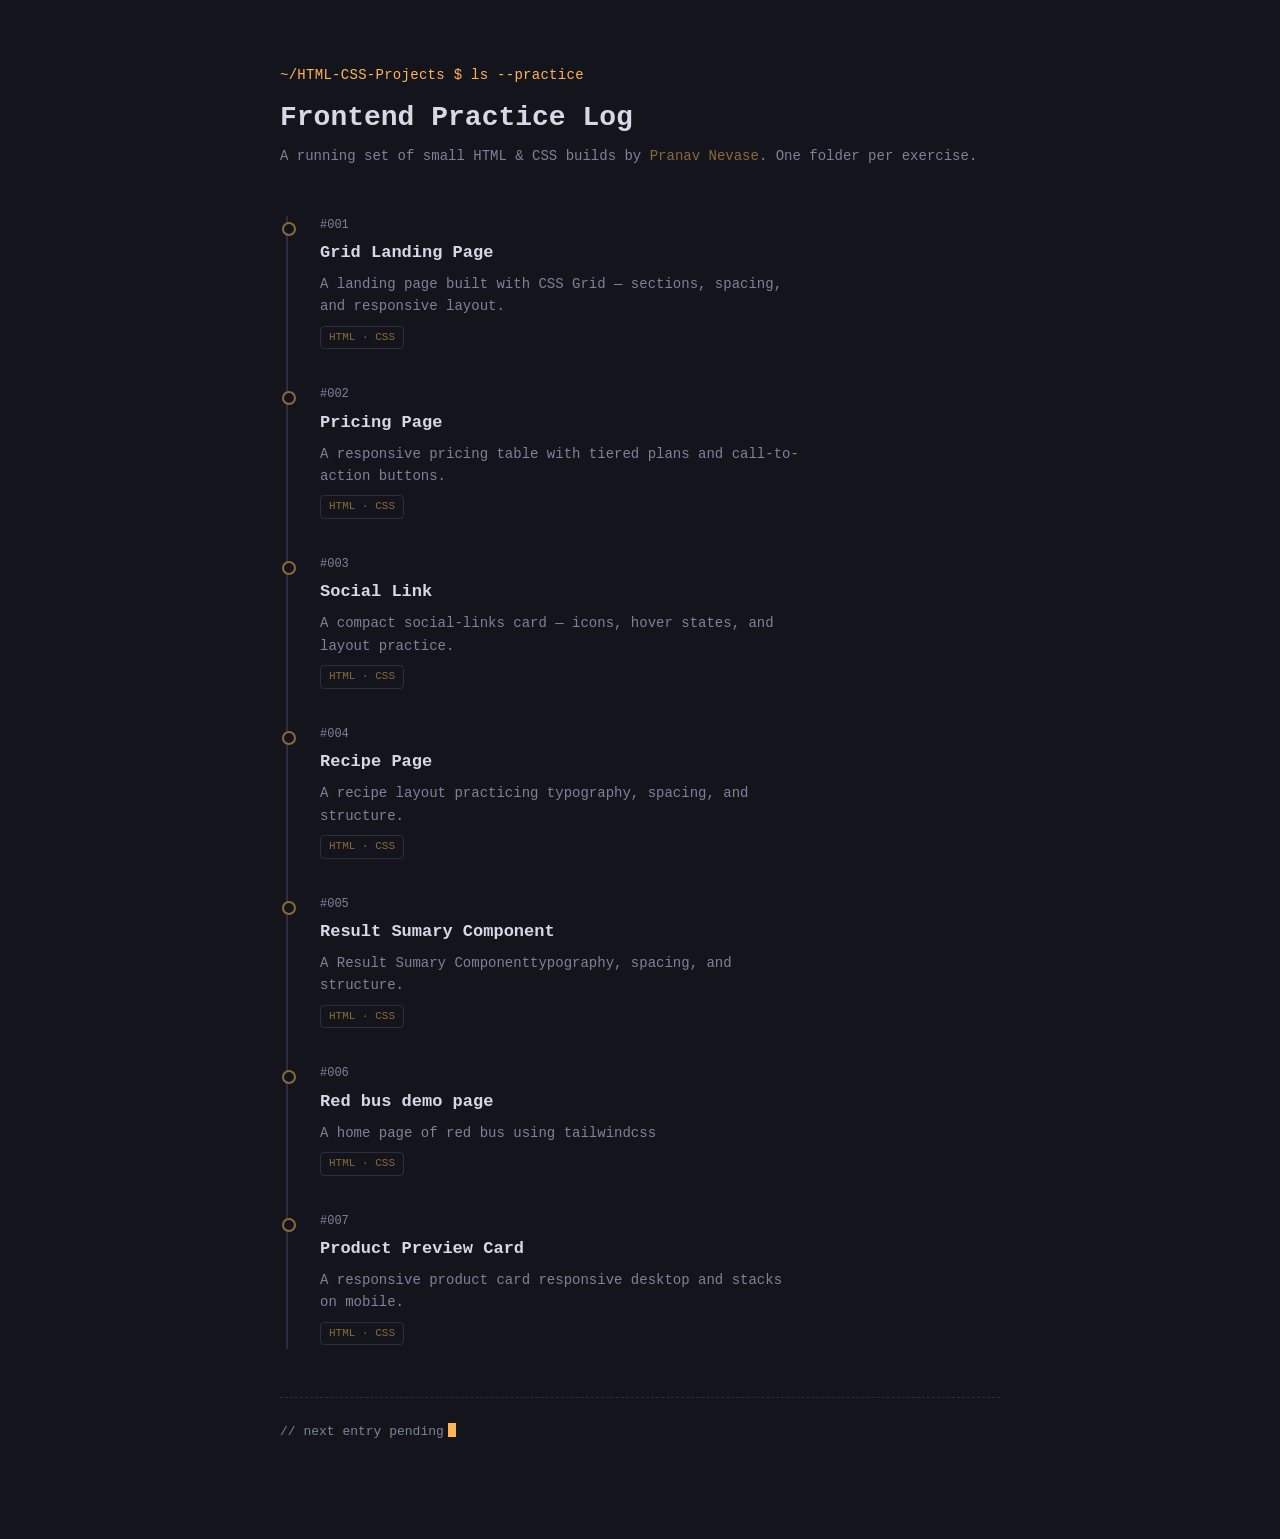
<file: index.html>
<!DOCTYPE html>
<html lang="en">

<head>
  <meta charset="UTF-8">
  <meta name="viewport" content="width=device-width, initial-scale=1.0">
  <title>Pranav Nevase — Frontend Practice Log</title>
  <style>
    :root {
      --bg: #14151c;
      --bg-raised: #1b1d27;
      --line: #2b2e3d;
      --text: #d6d9e5;
      --text-dim: #7d8299;
      --accent: #ffb454;
      --accent-dim: #8a6a3a;
      --mono: "JetBrains Mono", "SF Mono", Consolas, monospace;
    }

    * {
      box-sizing: border-box;
    }

    body {
      margin: 0;
      background: var(--bg);
      color: var(--text);
      font-family: var(--mono);
      line-height: 1.6;
      padding: 0 24px;
    }

    .wrap {
      max-width: 720px;
      margin: 0 auto;
      padding: 64px 0 96px;
    }

    .prompt {
      color: var(--accent);
      font-size: 14px;
      letter-spacing: 0.02em;
    }

    h1 {
      font-size: 28px;
      font-weight: 600;
      margin: 10px 0 4px;
      color: var(--text);
    }

    .sub {
      color: var(--text-dim);
      font-size: 14px;
      margin-bottom: 48px;
    }

    .sub a {
      color: var(--accent-dim);
      text-decoration: none;
    }

    .sub a:hover {
      color: var(--accent);
      text-decoration: underline;
    }

    .log {
      border-left: 2px solid var(--line);
      margin-left: 6px;
    }

    .entry {
      position: relative;
      padding: 0 0 36px 32px;
    }

    .entry:last-child {
      padding-bottom: 4px;
    }

    .entry::before {
      content: "";
      position: absolute;
      left: -6px;
      top: 6px;
      width: 10px;
      height: 10px;
      border-radius: 50%;
      background: var(--bg);
      border: 2px solid var(--accent-dim);
    }

    .entry:hover::before {
      border-color: var(--accent);
    }

    .hash {
      color: var(--text-dim);
      font-size: 12px;
    }

    .entry a.title {
      display: inline-block;
      color: var(--text);
      font-size: 17px;
      font-weight: 600;
      text-decoration: none;
      margin: 4px 0 6px;
      border-bottom: 1px solid transparent;
    }

    .entry a.title:hover {
      color: var(--accent);
      border-bottom-color: var(--accent-dim);
    }

    .entry a.title::after {
      content: " →";
      opacity: 0;
      transition: opacity 0.15s;
    }

    .entry a.title:hover::after {
      opacity: 1;
    }

    .desc {
      color: var(--text-dim);
      font-size: 14px;
      max-width: 480px;
    }

    .tag {
      display: inline-block;
      font-size: 11px;
      color: var(--accent-dim);
      border: 1px solid var(--line);
      border-radius: 4px;
      padding: 2px 8px;
      margin-top: 8px;
    }

    .next {
      margin-top: 48px;
      padding-top: 24px;
      border-top: 1px dashed var(--line);
      color: var(--text-dim);
      font-size: 13px;
    }

    .cursor {
      display: inline-block;
      width: 8px;
      height: 14px;
      background: var(--accent);
      margin-left: 4px;
      animation: blink 1.1s steps(1) infinite;
      vertical-align: -2px;
    }

    @keyframes blink {
      50% {
        opacity: 0;
      }
    }
  </style>
</head>

<body>
  <div class="wrap">
    <div class="prompt">~/HTML-CSS-Projects $ ls --practice</div>
    <h1>Frontend Practice Log</h1>
    <div class="sub">A running set of small HTML &amp; CSS builds by <a href="https://github.com/Pranav-Nevase"
        target="_blank" rel="noopener">Pranav Nevase</a>. One folder per exercise.</div>

    <div class="log">
      <div class="entry">
        <div class="hash">#001</div>
        <a class="title" href="Grid%20landing%20page/">Grid Landing Page</a>
        <div class="desc">A landing page built with CSS Grid — sections, spacing, and responsive layout.</div>
        <div class="tag">HTML · CSS</div>
      </div>


      <div class="entry">
        <div class="hash">#002</div>
        <a class="title" href="Pricing%20page/">Pricing Page</a>
        <div class="desc">A responsive pricing table with tiered plans and call-to-action buttons.</div>
        <div class="tag">HTML · CSS</div>
      </div>

      <div class="entry">
        <div class="hash">#003</div>
        <a class="title" href="Social%20link/">Social Link</a>
        <div class="desc">A compact social-links card — icons, hover states, and layout practice.</div>
        <div class="tag">HTML · CSS</div>
      </div>


      <div class="entry">
        <div class="hash">#004</div>
        <a class="title" href="Recipe%20page/">Recipe Page</a>
        <div class="desc">A recipe layout practicing typography, spacing, and structure.</div>
        <div class="tag">HTML · CSS</div>
      </div>

      <div class="entry">
        <div class="hash">#005</div>
        <a class="title" href="Results%20summary%20component/">Result Sumary Component</a>
        <div class="desc">A Result Sumary Componenttypography, spacing, and structure.</div>
        <div class="tag">HTML · CSS</div>
      </div>

      <div class="entry">
        <div class="hash">#006</div>
        <a class="title" href="Red%20bus%20demo/">Red bus demo page</a>
        <div class="desc">A home page of red bus using tailwindcss</div>
        <div class="tag">HTML · CSS</div>
      </div>

      <div class="entry">
        <div class="hash">#007</div>
        <a class="title" href="Product%20preview%20card/">Product Preview Card</a>
        <div class="desc">A responsive product card responsive desktop and stacks on mobile.</div>
        <div class="tag">HTML · CSS</div>
      </div>



    </div>

    <div class="next">// next entry pending<span class="cursor"></span></div>
  </div>
</body>

</html>
</file>
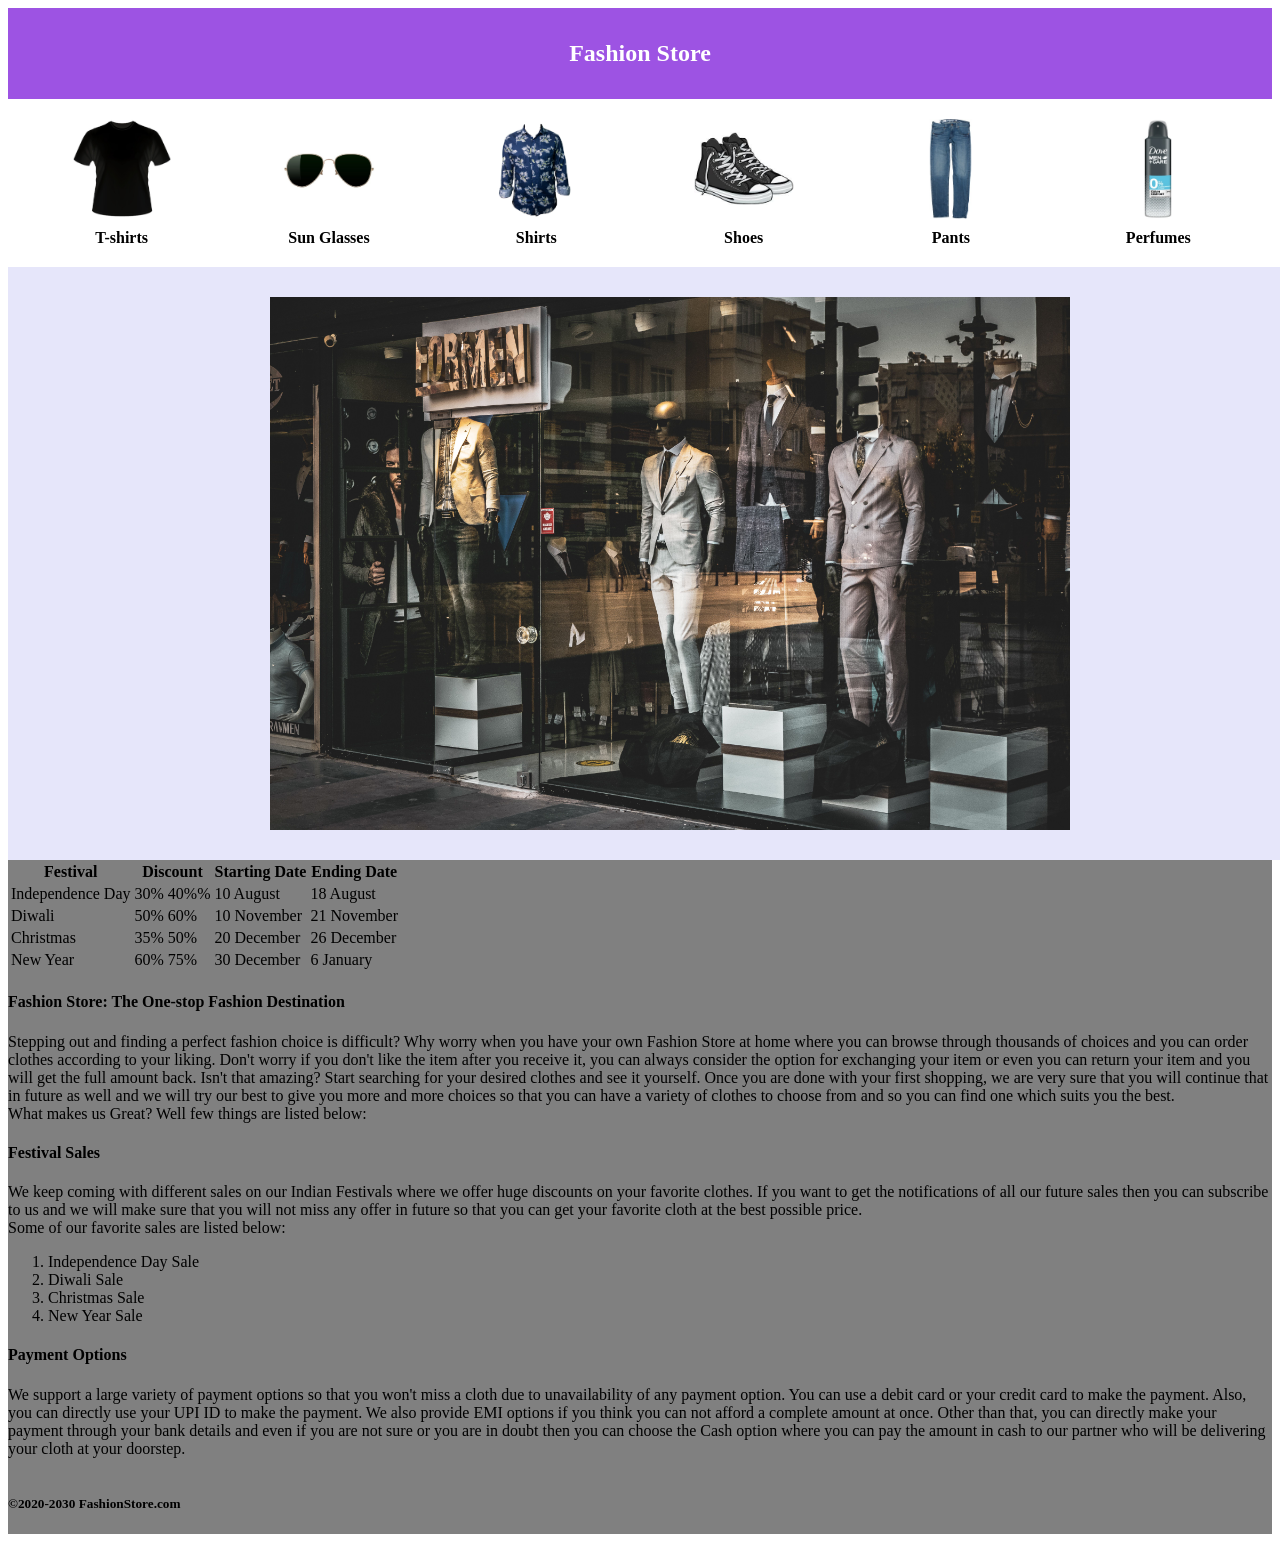
<file: Fashion store/index.html>
<!DOCTYPE html>
<html lang="en">

<head>
    <meta charset="UTF-8">
    <meta name="viewport" content="width=device-width, initial-scale=1.0">
    <title>Fashion Store </title>
    <link rel="stylesheet" href="./index.css">
</head>

<body>

    <!-- Header -->
    <header>

        <!-- Logo -->
        <div class="logo">
            <h2>Fashion Store </h2>
        </div>
        <!-- Navbar -->


        <nav class="navbar">
            <div>
                <img src="./assets/tshirt.png" alt="">
                <a href="#">T-shirts</a>
            </div>
            <div>
                <img src="./assets/sunglasses.jpeg" alt="">
                <a href="#">Sun Glasses</a>
            </div>
            <div>
                <img src="./assets/shirts.jpeg" alt="">
                <a href="#">Shirts</a>
            </div>
            <div>
                <img src="./assets/shoes.jpeg" alt="">
                <a href="#">Shoes</a>
            </div>
            <div>
                <img src="./assets/pants.jpeg" alt="">
                <a href="#">Pants</a>
            </div>
            <div>
                <img src="./assets/perfume.jpeg" alt="">
                <a href="#">Perfumes</a>
            </div>
        </nav>
    </header>


    <!-- Main  -->

    <div class="main">

        <!-- Image main -->
        <div class="img_main">
            <img src="./assets/img.jpg" alt="Shopping">
        </div>

        <!-- Table OUR UPCOMING SALES -->


        <div class="table">
            <table>
                <thead>
                    <tr>
                        <th>Festival</th>
                        <th>Discount</th>
                        <th>Starting Date</th>
                        <th>Ending Date</th>
                    </tr>
                </thead>
                <tbody>
                    <tr>
                        <td>Independence Day</td>
                        <td>30% 40%%</td>
                        <td>10 August</td>
                        <td>18 August</td>
                    </tr>
                    <tr>
                        <td>Diwali</td>
                        <td>50% 60%</td>
                        <td>10 November</td>
                        <td>21 November</td>
                    </tr>
                    <tr>
                        <td>Christmas</td>
                        <td>35% 50%</td>
                        <td>20 December</td>
                        <td>26 December</td>
                    </tr>
                    <tr>
                        <td>New Year</td>
                        <td>60% 75%</td>
                        <td>30 December</td>
                        <td>6 January</td>
                    </tr>
                </tbody>
            </table>
        </div>


        <div class="info">
            <h4>Fashion Store: The One-stop Fashion Destination</h4>
            <p>
                Stepping out and finding a perfect fashion choice is difficult? Why worry when you have your own Fashion Store at home where you can browse through thousands of choices and you can order clothes according to your liking. Don't worry if you don't like the item after you receive it, you can always consider the option for exchanging your item or even you can return your item and you will get the full amount back. Isn't that amazing? Start searching for your desired clothes and see it yourself. Once you are done with your first shopping, we are very sure that you will continue that in future as well and we will try our best to give you more and more choices so that you can have a variety of clothes to choose from and so you can find one which suits you the best. <br>
                What makes us Great? Well few things are listed below:
            </p>

            <h4>Festival Sales</h4>
            <p>
                We keep coming with different sales on our Indian Festivals where we offer huge discounts on your favorite clothes. If you want to get the notifications of all our future sales then you can subscribe to us and we will make sure that you will not miss any offer in future so that you can get your favorite cloth at the best possible price. <br>
                Some of our favorite sales are listed below:
                <ol>
                    <li>Independence Day Sale</li>
                    <li>Diwali Sale</li>
                    <li>Christmas Sale</li>
                    <li>New Year Sale</li>
                </ol>
            </p>

            <h4>Payment Options</h4>
            <p>We support a large variety of payment options so that you won't miss a cloth due to unavailability of any payment option. You can use a debit card or your credit card to make the payment. Also, you can directly use your UPI ID to make the payment. We also provide EMI options if you think you can not afford a complete amount at once. Other than that, you can directly make your payment through your bank details and even if you are not sure or you are in doubt then you can choose the Cash option where you can pay the amount in cash to our partner who will be delivering your cloth at your doorstep.</p>
    </div>

    <!-- Footer -->
<footer>

    <div class="footer">
        <h5>&copy;2020-2030 FashionStore.com</h5>
        
    </div>
</footer>


</body>

</html>
</file>
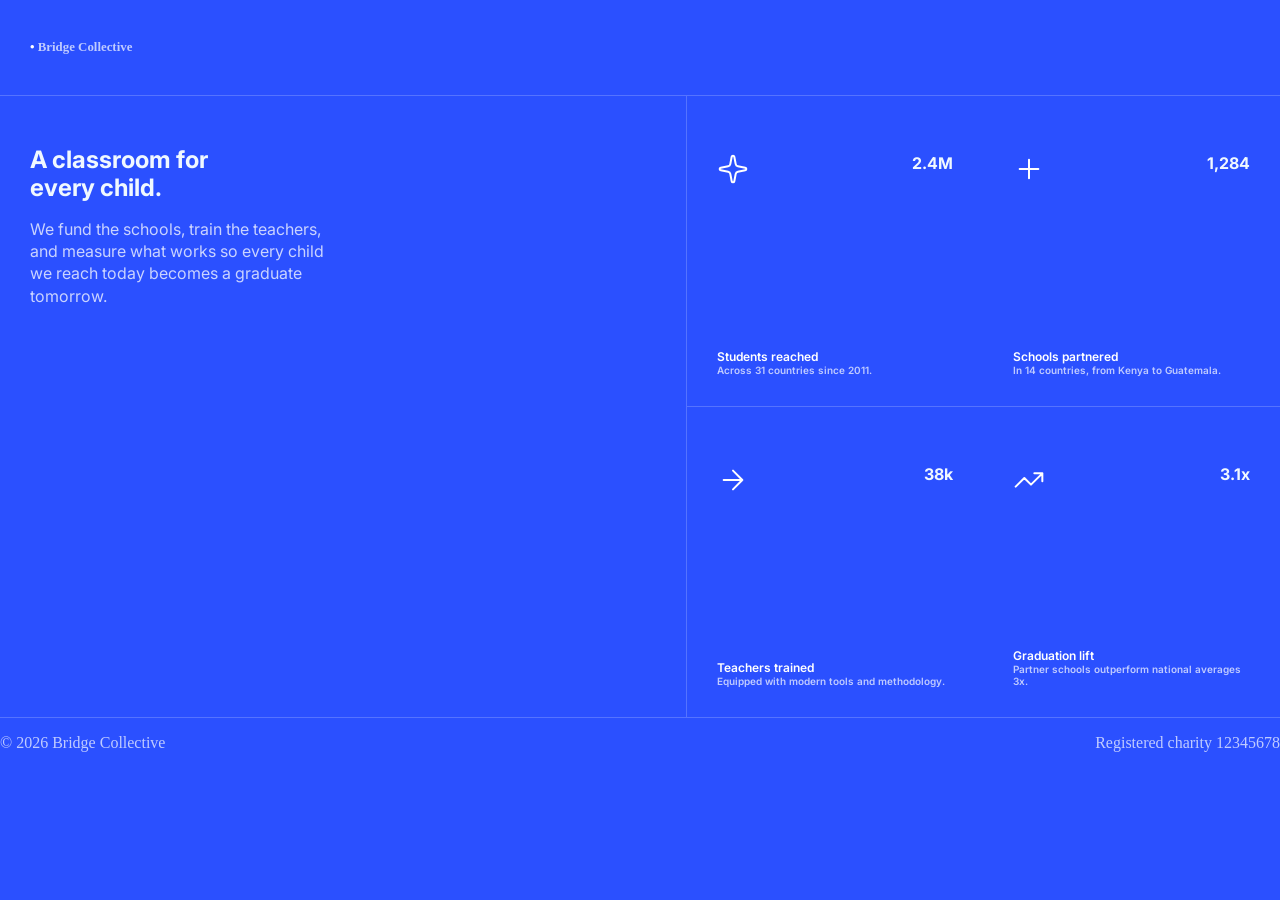
<file: Grid landing page/index.html>
<!DOCTYPE html>
<html lang="en">
  
<head>
    <meta charset="UTF-8">
    <meta name="viewport" content="width=device-width, initial-scale=1.0">
    <title>Grid landing page </title>
    <style>
        body {
           background-color: #2b50ff;
           margin: 0;
        }
    </style>
    <link rel="stylesheet" href="./index.css">
</head>
  
<body>
    <header>
        <nav class="navbar">
            <h6>
                <span style="color: white;">&bull;</span > Bridge Collective
            </h6>
 
        </nav> 
    </header>
  
    <section class="section">
        <div class="div">
 
            <div class="cdiv1">
                <h2 id="h4">
                    A classroom for every child.
                </h2>
                <p style="width: 50%;">We fund the schools, train the teachers, and measure what works so every child we reach today
                    becomes a graduate tomorrow.</p>

            </div>
            <aside>

                <div class="cdiv">
                    <h5 class="h5">
                        <img src="./assets/icon-sparkle.svg" alt="">
                        <span>2.4M</span>
                    </h5>
                    <div>
                        <p class="ph" id="pp">Students reached <br> </p>
                        <p class="ps" id="pp">Across 31 countries since 2011.</p>
                    </div>
                </div>

                <div class="cdiv">
                    <h5 class="h5">
                        <img src="./assets/icon-plus.svg" alt="">
                        <span>1,284</span>
                    </h5>
                    <div>
                        <p class="ph" id="pp">Schools partnered</p>
                        <p class="ps" id="pp">In 14 countries, from Kenya to Guatemala.</p>
                    </div>
                </div>
                <div class="cdiv">
                    <h5 class="h5">
                        <img class="img" src="./assets/icon-arrow-right.svg" alt="">
                        <span>38k</span>
                    </h5>
                    <div>
                        <p class="ph" id="pp">Teachers trained</p>
                        <p class="ps" id="pp">Equipped with modern tools and methodology.</p>
                    </div>

                </div>

                <div class="cdiv">
                    <h5 class="h5">
                        <img src="./assets/icon-trending-up.svg" alt="">
                        <span>3.1x</span>
                    </h5>
                    <div>
                        <p  class="ph" id="pp" >Graduation lift</p>
                        <p class="ps" id="pp">Partner schools outperform national averages 3x.</p>
                    </div>
                </div>
            </aside>

        </div>
    </section>
    <footer>
        <p> &copy; 2026 Bridge Collective </p>
        <p>Registered charity 12345678</p>
    </footer>


</body>

</html>
</file>
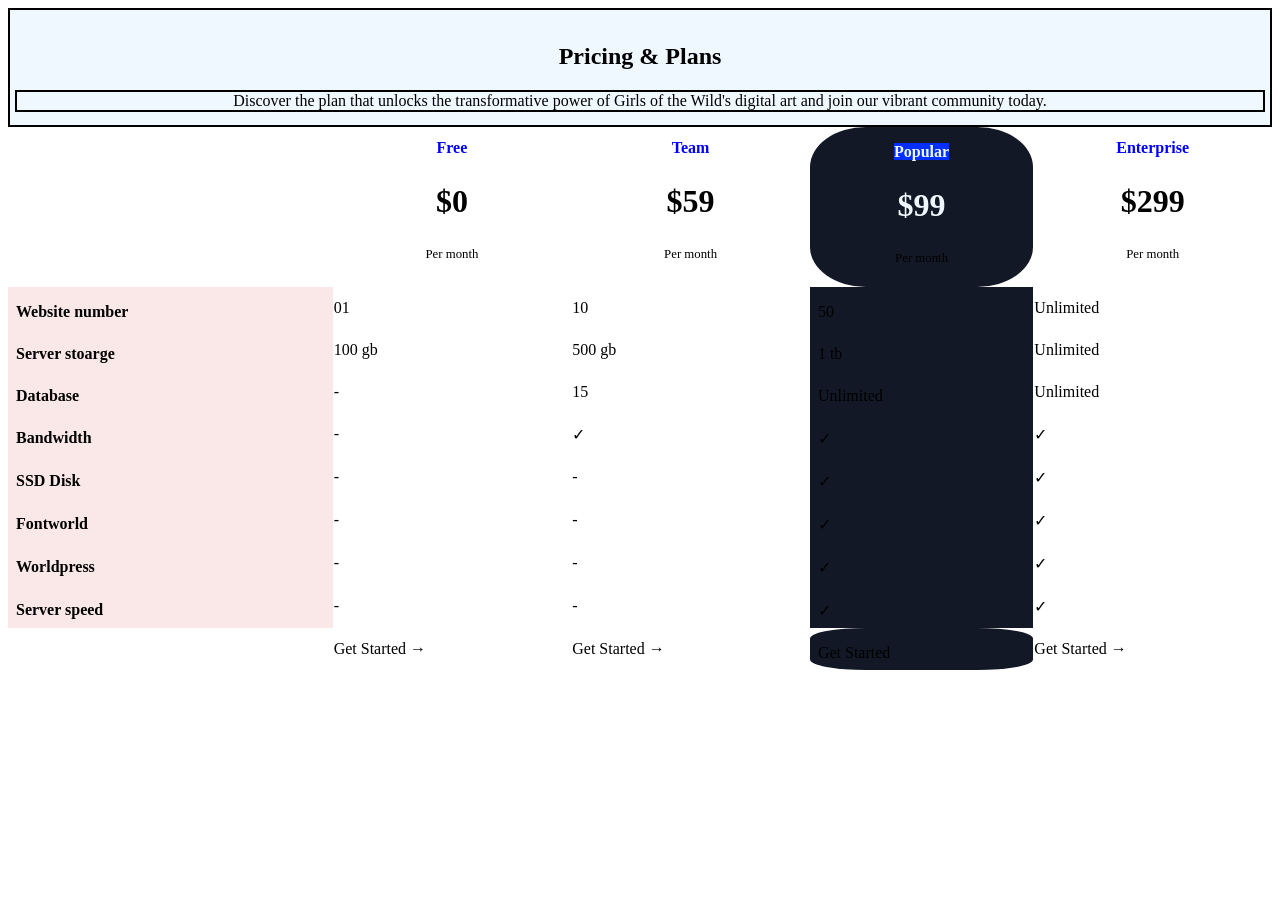
<file: Pricing page/index.html>
<!DOCTYPE html>
<html lang="en">
 
<head>
    <meta charset="UTF-8">
    <meta name="viewport" content="width=device-width, initial-scale=1.0">
    <title>Pricing Page</title>
    <link rel="stylesheet" href="style.css">
    <style>
        .navbar {
            background-color: aliceblue;
            text-align: center;
            border: 2px solid black;
            padding: 13px 5px;
        }
 
        .navbar p {
            border: 2px solid black;
            margin: 0%;
        }

        table {
            border-collapse: collapse;
            width: 100%;
        }
    </style>
</head>

<body>
    <header>
        <nav class="navbar">
            <div>
                <h2>Pricing & Plans</h2>
                <p class="p">Discover the plan that unlocks the transformative power of Girls of the Wild's digital art
                    and join our vibrant community today.</p>
            </div>
        </nav>
    </header>
    <section class="section">
        <table class="table" >
            <thead>
                <th></th>
                <th><span style="color: blue;">Free</span> <span>
                        <h1 class="price">$0</h1>
                    </span><span>
                        <p>Per month</p>
                    </span></th>
                <th><span style="color: blue;">Team</span> <span>
                        <h1 class="price">$59</h1>
                    </span><span>
                        <p>Per month</p>
                    </span></th>
                    
                <th class="popular"><span style="background-color: rgb(0, 47, 255); color:aliceblue">Popular</span> <span>
                        <h1 class="price" style="color: aliceblue;">$99</h1>
                    </span><span>
                        <p>Per month</p>
                    </span></th>
                <th><span style="color: blue;">Enterprise</span> <span>
                        <h1 class="price">$299</h1>
                    </span><span>
                        <p>Per month</p>
                    </span></th>
            </thead>
            <tbody>
                <tr>
                    <td class="row">Website number</td>
                    <td>01</td>
                    <td>10</td>
                    <td class="popular">50</td>
                    <td>Unlimited</td>
                </tr>
                <tr>
                    <td class="row">Server stoarge </td>
                    <td>100 gb</td>
                    <td>500 gb</td>
                    <td class="popular">1 tb</td>
                    <td>Unlimited</td>
                </tr>

                <tr>
                    <td class="row">Database</td>
                    <td>-</td>
                    <td>15</td>
                    <td class="popular">Unlimited</td>
                    <td>Unlimited</td>
                </tr>
                <tr>
                    <td class="row">Bandwidth</td>
                    <td>-</td>
                    <td>✓</td>
                    <td class="popular">✓</td>
                    <td>✓</td>
                </tr>
                <tr>
                    <td class="row">SSD Disk</td>
                    <td>-</td>
                    <td>-</td>
                    <td class="popular">✓</td>
                    <td>✓</td>
                </tr>
                <tr>
                    <td class="row">Fontworld</td>
                    <td>-</td>
                    <td>-</td>
                    <td class="popular">✓</td>
                    <td>✓</td>
                </tr>
                <tr>
                    <td class="row">Worldpress</td>
                    <td>-</td>
                    <td>-</td>
                    <td class="popular">✓</td>
                    <td>✓</td>
                </tr>
                <tr>
                    <td class="row">Server speed</td>
                    <td>-</td>
                    <td>-</td>
                    <td class="popular">✓</td>
                    <td>✓</td>
                </tr>
                <tr>
                    <td></td>
                    <td>Get Started →</td>
                    <td>Get Started →</td>
                    <td class="popular" id="popular">Get Started</td>
                    <td>Get Started →</td>
                </tr>
            </tbody>

        </table>
    </section>




</body>

</html>
</file>
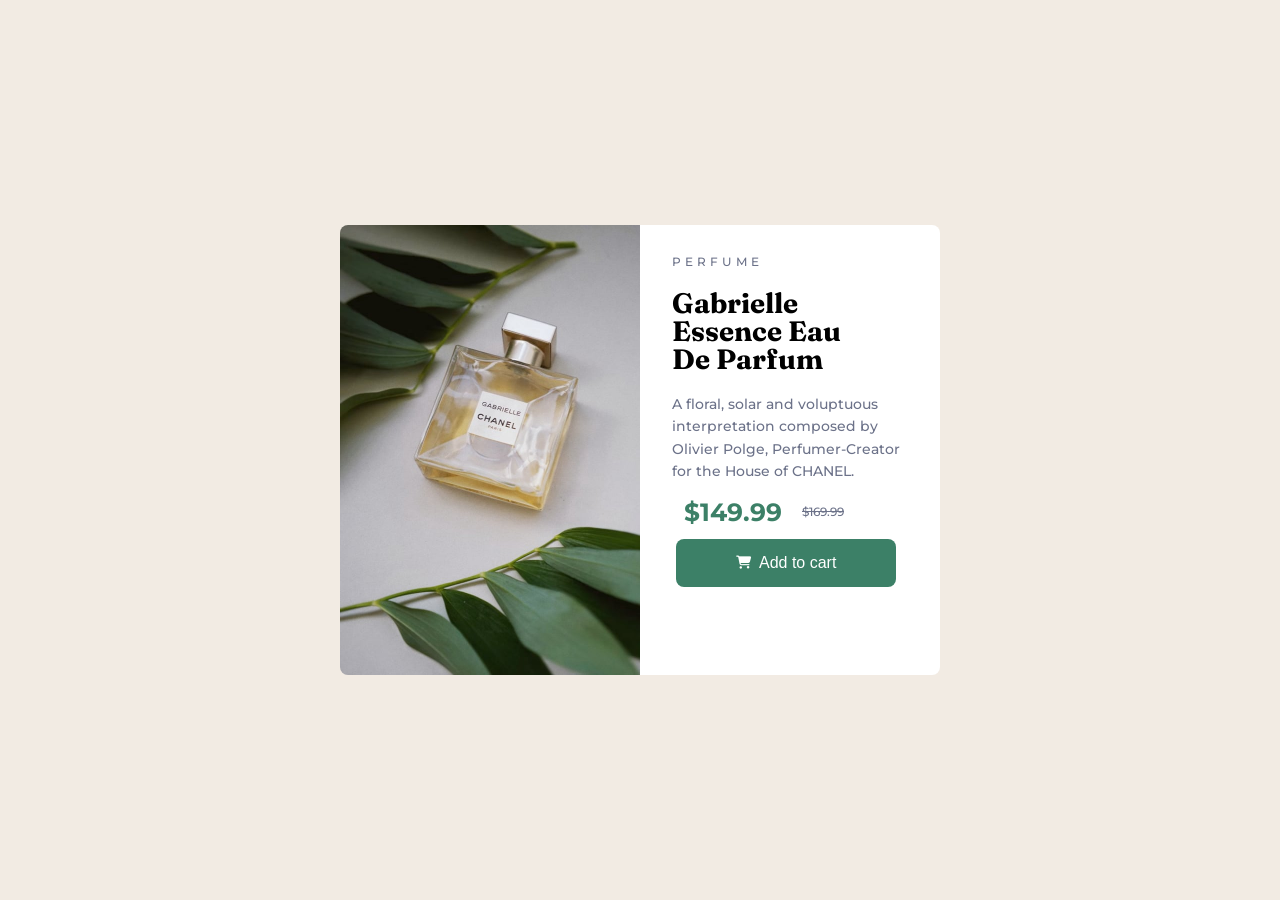
<file: Product preview card/index.html>
<!DOCTYPE html>
<html lang="en">

<head>
    <meta charset="UTF-8">
    <meta name="viewport" content="width=device-width, initial-scale=1.0">
    <title>Document</title>
    <link rel="preconnect" href="https://fonts.googleapis.com">
    <link rel="preconnect" href="https://fonts.gstatic.com" crossorigin>
    <link href="https://fonts.googleapis.com/css2?family=Fraunces:wght@700&family=Montserrat:wght@500;700&display=swap"
        rel="stylesheet">
    <style>
        body {
            font-family: 'Montserrat', sans-serif;
            font-size: 14px;
            font-weight: 500;
            background-color: hsl(30, 38%, 92%);
        }

        h1,
        h2,
        h3,
        h4,
        h5,
        h6 {
            font-family: 'Fraunces', serif;
            font-weight: 700;
        }
    </style>
    <link rel="stylesheet" href="./style.css">
    <link rel="stylesheet" href="https://cdnjs.cloudflare.com/ajax/libs/font-awesome/6.5.1/css/all.min.css">
</head>

<body>

    <!-- main  -->


    <div class="main">
        <!-- image -->
        <div class="image">
            <picture>
                <source media="(min-width: 601px)" srcset="./assets/image-product-desktop.jpg">
                <img src="./assets/image-product-mobile.jpg" alt="Perfume">
            </picture>

        </div>

        <!--  -->

        <div class="brief">
            <p class="para" id="Perfume">PERFUME</p>

            <h1 class="h1">Gabrielle <br class="desktop-break"> Essence Eau <br class="desktop-break">De Parfum</h1>

            <p class="para" id="desp">A floral, solar and voluptuous interpretation composed by Olivier Polge,
                Perfumer-Creator for the House of CHANEL.</p>

            <!-- price -->
            <div class="price-container">
                <span class="price">$149.99</span>
                <s class="old-price">$169.99</s>


            </div>

            <!-- button -->
            <button class="button">
                <i class="fa-solid fa-cart-shopping"></i>
                <span style="color: white; font-size:medium;">Add to cart</span>
            </button>

        </div>


    </div>

</body>

</html>
</file>
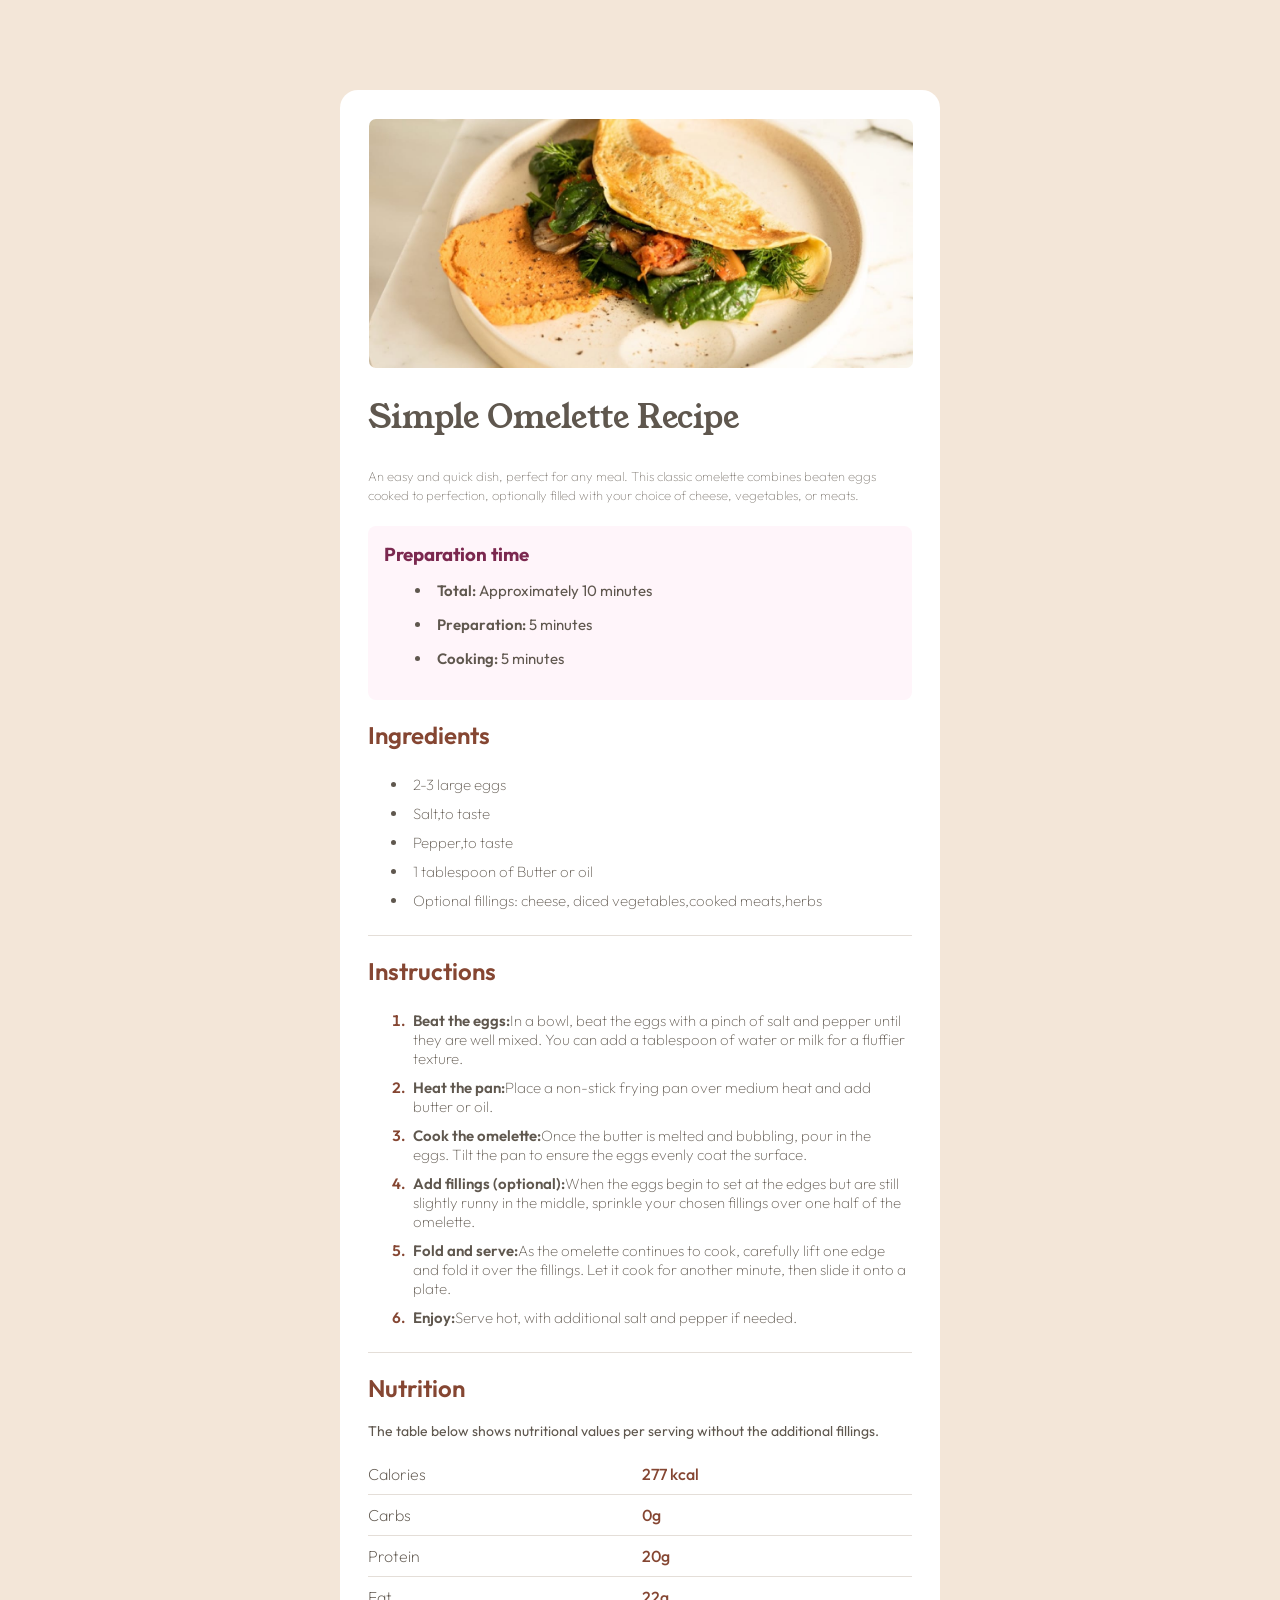
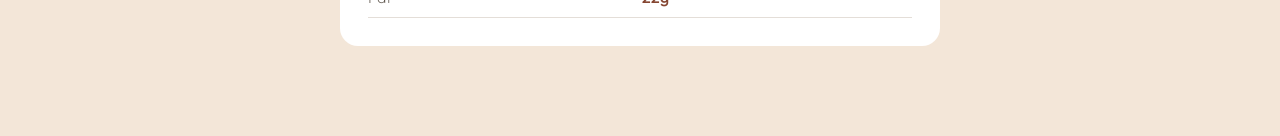
<file: Recipe page/index.html>
<!DOCTYPE html>
<html lang="en">

<head>
    <meta charset="UTF-8">
    <meta name="viewport" content="width=device-width, initial-scale=1.0">
    <title>Recipe page</title>
    <link rel="stylesheet" href="./style.css">
</head>

<body>


    <div class="main"> <!--main outer -->

        <!-- image -->
        <div class="img">
            <img id="image" src="./assets/image-omelette.jpeg" alt="image-omelette">
        </div>
        <!-- header -->

        <div class="header">
            <h2>Simple Omelette Recipe </h2>
            <p class="para">
                An easy and quick dish, perfect for any meal. This classic omelette combines beaten eggs cooked to
                perfection, optionally filled with your choice of cheese, vegetables, or meats.
            </p>
        </div>
        <!-- Perpartion time -->

        <div class="perptime">
            <h3>Preparation time</h3>
            <ul>
                <li>
                    <strong>Total: </strong>Approximately 10 minutes
                </li>
                <li>
                    <strong>Preparation: </strong>5 minutes
                </li>
                <li>
                    <strong>Cooking: </strong>5 minutes
                </li>
            </ul>

        </div>

        <!-- Ingredients -->
        <div class="ingredients">

            <h2>Ingredients</h2>
            <ul>
                <li>
                    2-3 large eggs
                </li>
                <li>
                    Salt,to taste 
                </li>
                <li>
                    Pepper,to taste 
                </li>
                <li>
                    1 tablespoon of Butter or oil 
                </li>
                <li>
                    Optional fillings: cheese, diced vegetables,cooked meats,herbs
                </li>
            </ul>

        </div>

        <hr>
        <!-- Instructions -->
<div class="instructions">
    <h2>Instructions</h2>
        <ol>

            <li>
                <strong>Beat the eggs:</strong>In a bowl, beat the eggs with a pinch of salt and pepper until they are well mixed. You can add a tablespoon of water or milk for a fluffier texture.
            </li>
        
        <li>
            <strong>Heat the pan:</strong>Place a non-stick frying pan over medium heat and add butter or oil.
        </li>
        <li>
            <strong>Cook the omelette:</strong>Once the butter is melted and bubbling, pour in the eggs. Tilt the pan to ensure the eggs evenly coat the surface.
        </li>
        
        <li>
            <strong>Add fillings (optional):</strong>When the eggs begin to set at the edges but are still slightly runny in the middle, sprinkle your chosen fillings over one half of the omelette.
        </li>
        <li>
            <strong>Fold and serve:</strong>As the omelette continues to cook, carefully lift one edge and fold it over the fillings. Let it cook for another minute, then slide it onto a plate.
        </li>
        <li>
            <strong>Enjoy:</strong>Serve hot, with additional salt and pepper if needed.
        </li>
        </ol>
    </div>

    <hr>

    <!-- Nutrition -->

    <div class="nutrition">

            <h2>Nutrition</h2>


        <p>The table below shows nutritional values per serving without the additional fillings.</p>
    </div>
    <!--  Nutrition table-->

    <div class="table">
        <table>
            <tr>
                <th>Calories</th>
                <td>277 kcal</td>
            </tr>
            <tr>
                <th>Carbs</th>
                <td>0g</td>
            </tr>
            <tr>
                <th>Protein</th>
                <td>20g</td>
            </tr>
            <tr>
                <th>Fat</th>
                <td>22g</td>
            </tr>

        </table>


    </div>

        










    </div>





</body>

</html>
</file>
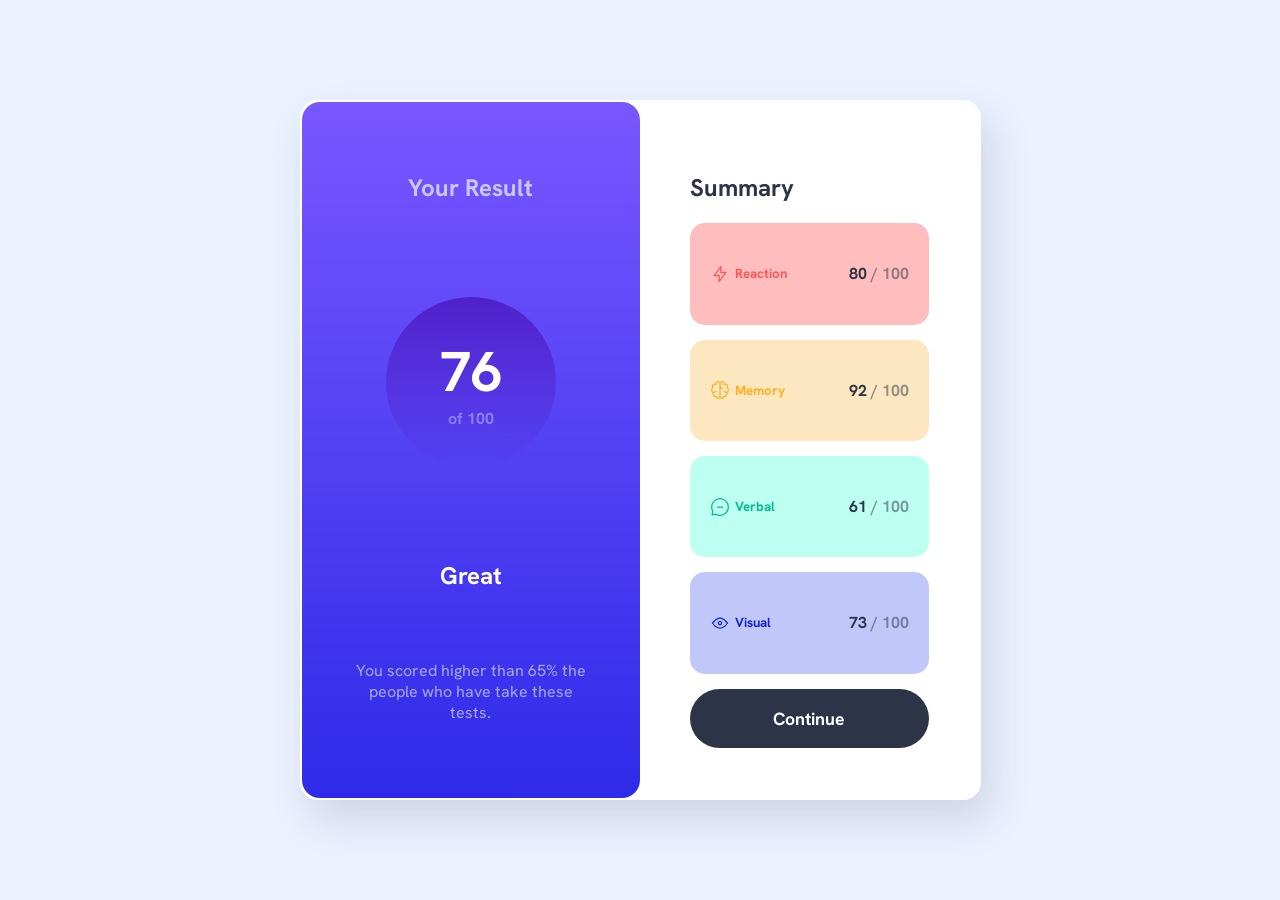
<file: Results summary component/index.html>
<!DOCTYPE html>
<html lang="en">

<head>
    <meta charset="UTF-8">
    <meta name="viewport" content="width=device-width, initial-scale=1.0">
    <title>Document</title>
    <link rel="stylesheet" href="./index.css">
</head>

<body>



    <!-- main -->

    <div class="main">

        <div class="your_result">
            <h2 id="h2">Your Result</h2>
            <div class="score-circle">
                <h1>76</h1>
                <p>of 100</p>
            </div>
            <h2>Great</h2>

            <p class="description">You scored higher than 65% the people who have take these tests.</p>

        </div>



        <div class="summary">

            <h2>Summary</h2>
            <div class="data" id="Reaction">
                <div class="title-group">
                    <img src="./assets/icon-reaction.svg" alt=""> 
                    <h5> Reaction</h5>
                </div>
                <p class="score"><strong>80</strong> <span>/ 100</span></p>
                
            </div>
            <div class="data" id="Memory">
                <div class="title-group">
                     <img src="./assets/icon-memory.svg" alt=""> 
                     <h5> Memory</h5>
                </div>
                <p class="score"><strong>92</strong> <span>/ 100</span></p>
                
            </div>
            <div class="data" id="Verbal">
                <div class="title-group">
                     <img src="./assets/icon-verbal.svg" alt=""> <h5>Verbal</h5>
                </div>
                <p class="score"><strong>61</strong> <span>/ 100</span></p>
            </div>
            <div class="data" id="Visual">
                <div class="title-group">
                     <img src="./assets/icon-visual.svg" alt="">
                      <h5> Visual</h5>
                </div>
                <p class="score"><strong>73</strong> <span>/ 100</span></p>
                
            </div>

            <!-- Button -->
            <div class="button">
                <button id="btn">Continue</button>
            </div>

        </div>
    </div>


        <!-- Js -->
      <script src="./index.js"></script>

</body>

</html>
</file>
<file: Fashion store/index.css>
/* Header */
/* logo */

.logo{
    color: white;
    background-color:rgb(157, 83, 227);
    text-align: center;
    padding: 12px 15px;
    margin: auto;
}
 /* <!-- Navbar --> */

 .navbar{
    display: flex;
    justify-content: space-around;
    align-items: center;
    padding: 20px;
    gap: 20px;
 }

 .navbar div{
    display: flex;
    flex-direction: column;
    align-items: center;
    text-align: center;
    gap: 10px;
 }

 .navbar a{
    text-decoration: none;
    color: black;
    font-weight: bold;
    font-size: 16px;
 }

 .navbar div img{
    width: 100px;
    height: 100px;
    object-fit: contain;
 }

  .navbar a:hover{
    font-size: large;

  }


  /* <!-- Main  --> */

  .main{
    display: flex;
    flex-direction: column;
    background-color: grey;
    margin:0 ;
    width: 100%;
  }

  .img_main{
    width: 100%;
    padding: 30px;
    background-color: #e6e6fa;
    display: flex;
    justify-content: center;
    align-items: center;
  }

  .img_main img{
    width: 90%;
    max-width: 800px;
    height: auto;
    object-fit: contain;
  }
</file>
<file: Grid landing page/index.css>
@font-face {
   font-family: 'Inter';
    src: url('./assets/inter-variable.ttf') format('truetype');
    font-weight: 100 900;
    font-style: normal;
}

:root {
    --main-font: 'Inter', sans-serif;

}



/* navbar */

header {
    border-bottom: 1px solid rgba(255, 255, 255, 0.2);
    padding: 10px 30px; 
}

.navbar {
    border: none; 
    color: #ffffffb3;
    font-size:larger;
    padding:0;
    margin: 0;
}


/* section */

.div {
    width: 100%;
    display: flex;
    color: aliceblue;
    font-family: var(--main-font);
}

.cdiv1 {
    width: 50%;
    padding: 35px 35px 35px 0;
    color: aliceblue;
    font-family: var(--main-font);
    width: 50%;
    padding: 35px 35px 35px 30px;
    border-right: 1px solid rgba(255, 255, 255, 0.2); 
    border-bottom: 1px solid rgba(255, 255, 255, 0.2);
}

#h4 {
        width: 35%;
 +
        font-size: 40px;
        font-weight: 100 900;
    padding: 5px 1px 0.5px 0;
    margin: 10px 0 0 0;
    line-height: 1.15;
}

aside {

    display: grid;
    grid-template-columns: 2fr 2fr;
}

.h5 {
    font-size: medium;
    display: flex;
    justify-content: space-between;

}
 
 
.cdiv {
    display: flex;
    flex-direction: column;
    justify-content: space-between; 
    padding: 30px;                
    min-height: 250px;
    display: flex;
    flex-direction: column;
    border-bottom: 1px solid rgba(255, 255, 255, 0.2);
}

.cdiv1 p {
    font-weight: 400; 
    color: rgba(255, 255, 255, 0.75); 
    line-height: 1.4;
}

#pp {
    margin: 0;
}

.ph {
    font-weight: 600;
    font-size: 12px;
    color: #ffffff;
    margin: 0;
    margin-bottom: 4px;
}

.ps {
    font-weight: 600;
    font-size: 10px;
    color: #ffffffb3;
    margin: 0;
}





/* footer */

footer{
    display: flex;
        justify-content: space-between;
color: #ffffffb3;
}
</file>
<file: Pricing page/style.css>
/* Table */


table thead th.id {

    color: blue;
}



table thead h1.price {
    font-size: 2rem;

}

table thead p {
    font-size: .8rem;
    font-weight: normal;
}

table tbody td.row {
    font-weight: bolder;
    background-color: #fae8e8;
    padding: 1rem .5rem .5rem .5rem;
    margin:24px 36px;

}

table tbody td.popular {
    background-color: #121826;
    padding: 1rem .5rem .5rem .5rem;
    margin:24px 36px;

}
table tbody td#popular {
           border-radius: 25%;


}

table thead th.popular {
        border-radius: 25%;

    background-color: #121826;
    padding: 1rem .5rem .5rem .5rem;
    margin:24px 36px;

}
</file>
<file: Product preview card/style.css>
body {
    display: grid;
    place-items: center;
    min-height: 100vh;
    margin: 0;
}

.main {
    display: flex;
    flex-direction: row;
    box-sizing: border-box;
    margin: 0;
    padding: 0px;
    width: 600px;
    border-radius: 8px;
    flex-direction: row;
    overflow: hidden;
}

.image {
    box-sizing: border-box;
    width: 50%;
    flex-direction: row;
}

.image img {
    display: block;
    width: 100%;
    height: 100%;
    object-fit: cover;
}





.brief {
    box-sizing: border-box;
    width: 50%;
    flex-direction: row;
    padding: 14px;
    padding-left: 32px;
    background-color: hsl(0, 0%, 100%);
    align-items: center;
    min-width: 0;





}


.para {
    color: hsl(228, 12%, 48%);
    font-size: 14px;
    font-weight: 500;


}

#Perfume {
    color: hsl(228, 12%, 48%);
    margin: 0;
    margin-top: 15px;
    font-size: 12px;
    letter-spacing: 4px;
}

#desp {
    max-width: 240px;
    line-height: 1.6;




}

.h1 {
    line-height: 1;
    padding: 0;
    margin: 20px 0;

}

.price {
    color: hsl(158, 36%, 37%);
    font-size: 25px;
    font-weight: bolder;
    padding: 0;
    margin: 0;

}

.old-price {
    font-size: 12px;
    margin-left: 4px;
    color: hsl(228, 12%, 48%);

}

.price-container {
    display: flex;
    align-items: center;
    gap: 16px;
    margin: 12px;
}


.button {
    background-color: hsl(158, 36%, 37%);
    padding: 15px 60px;
    margin: 4px;
    border: 2px;
    border-radius: 8px;
    justify-content: center;
    display: flex;
    align-items: center;


}

.button i {
    margin-right: 8px;
    color: white;
}

/* Responsive  */

@media (max-width: 600px) {
    .main {
        width: calc(100% - 32px);

        flex-direction: column;
    }

    .image,
    .brief {
        width: 100%;
    }


    .h1 .desktop-break {
    display: none;
}

.h1{
    font-size: 25px;
}


}
</file>
<file: Recipe page/style.css>
/* FOnt family */
@import url('https://fonts.googleapis.com/css2?family=Outfit:wght@300..700&family=Young+Serif&display=swap');


body {
    font-family: 'Outfit', sans-serif;
    font-weight: 400;
    background-color: hsl(30, 54%, 90%);
    padding: 10px;
    width: 100%;
    margin: auto;
    box-sizing: border-box;
        color:hsl(30, 10%, 34%);

}

hr {
    border: none;
    height: 1px;
    background-color: hsl(30, 18%, 87%);
    margin: 20px 0;
}




/* For outer box */

.main {
    max-width: 600px;
    margin: 0 auto;
    margin-top: 80px;
    margin-bottom: 80px;
    padding: 28px;
    background-color: #ffffff;
    border-radius: 18px;
    box-sizing: border-box;
    display: block;
}


/* img */

.img img {
    display: block;
    width: 100%;
    height: auto;
    border: 1px solid transparent;
    border-radius: 8px;
}

/* header */
.header h2 {
    font-family: 'Young Serif', serif;
    font-weight: 500;
    font-size: 2rem;


}

.para {
    font-weight: 100;
    font-size: 13px;
    line-height: 1.5;
    margin-bottom: 20px;

}

/* <!-- Perpartion time !--> */

.perptime {
    background-color: rgb(255, 245, 250);
    padding: 16px;
    border-radius: 8px;
    margin: auto;
}

.perptime h3 {
    color: rgb(123, 40, 79);
    margin: 0;
  
}

.perptime ul {
    margin: 8px;
}

.perptime li {
    padding: 5px;
    font-weight: 400;
    font-size: 15px;
    margin: 0;
    line-height: 1.6;
}

.perptime strong {
    font-weight: 600;
        color:hsl(30, 10%, 34%);

}

/* <!-- Ingredients --> */

.ingredients h2 {
    color: rgb(133, 70, 50);
    font-weight: 600;
}

.ingredients li {
    padding: 5px;
    font-weight: 150;
    font-size: 15px;
    

}

.ingredients ul {
    margin: 0;
    margin-bottom: 20px;
}

/* instructions */

.instructions h2{
    color: rgb(133, 70, 50);
    font-weight: 600;

}
.instructions ol{
    margin: 0;
    margin-bottom: 20px;
}
.instructions li{
      padding: 5px;
    font-weight: 150;
    font-size: 15px;
}

.instructions li::marker {
    color: rgb(133, 70, 50);
    font-weight: 600;
}

.instructions strong{
    color:hsl(30, 10%, 34%);

    font-weight: 600;
}

    /* <!-- Nutrition --> */

    .nutrition h2{
        color: rgb(133, 70, 50);
        font-weight: 600;
    }

    .nutrition p{
        font-size: 14px;

    }

        /* <!--  Nutrition table--> */


.table {
    width: 100%;
}

.table table {
    width: 100%;
    border-collapse: collapse;
}

.table th,
.table td {
    padding: 10px 0;
    border-bottom: 1px solid hsl(30, 18%, 87%);
}
.table tr th{
    font-weight:200;

}
.table tr td{
    font-weight:500;
    color: rgb(133, 70, 50);


}


.table th {
    text-align: left;
    font-weight: 600;
    color: hsl(30, 10%, 34%);
}
</file>
<file: Results summary component/index.css>
@import url('https://fonts.googleapis.com/css2?family=Hanken+Grotesk:wght@400;500;700;800&display=swap');

body {
    background-color: hsl(221, 100%, 96%);
    font-family: 'Hanken Grotesk', sans-serif;
    place-content: center;
    /* Use CSS Grid for the layout */
    display: grid;

    /* This single line centers everything both vertically and horizontally */
    place-content: center;

    /* Ensures the body takes up the full height of your screen */
    min-height: 100vh;

    /* Optional: removes default browser margins */
    margin: 0;

}




/* Main */

.main {
    border: 2px solid transparent;
    border-radius: 18px;
    display: flex;
    flex: 1;
    position: relative;
    background-color: hsl(0, 0%, 100%);
    box-shadow: 10px 20px 40px hsla(224, 23%, 23%, 0.15);


}


.your_result {
    background: linear-gradient(180deg, hsl(252, 100%, 67%), hsl(241, 81%, 54%));
    border-radius: 18px;
    padding: 25px 50px 50px 50px;

    display: grid;
    flex: 1;
    place-items: center;
    text-align: center;
    min-height: 220px;
    color: hsl(0, 0%, 100%);

}

.your_result h2:first-child,
.description {
    color: hsl(241, 100%, 89%);
    /* Light lavender */
}

.score-circle {
    /* Creates the darker purple gradient for the circle */
    background: linear-gradient(180deg, hsla(256, 72%, 46%, 1), hsla(241, 72%, 46%, 0));
    width: 170px;
    height: 170px;
    border-radius: 50%;
    /* Turns the square into a circle */

    /* Flexbox to center the text perfectly inside */
    display: flex;
    flex-direction: column;
    justify-content: center;
    align-items: center;
    margin: 25px 0;
    /* Adds breathing room above and below the circle */
}




/* Make the score huge and remove default margins */
.score-circle h1 {
    font-size: 3.5rem;
    margin: 0;
    color: white;
}

/* Make the 'of 100' slightly faded */
.score-circle p {
    margin: 0;
    color: hsl(241, 100%, 89%);
    /* Light lavender color */
    font-weight: 700;
    opacity: 0.5;
}

.score span {
    color: hsl(224, 23%, 23%);
    opacity: 0.5;
    /* Fades the '/ 100' part perfectly */
    font-weight: 700;
}

.description {
    margin: 0 auto;
    max-width: 300px;
    opacity: 0.8;
}



/* Summary */

.summary {
    display: grid;
    display: flex;
    flex: 1;
    flex-direction: column;
    padding: 50px;

}

.summary>h2 {
    color: hsl(224, 23%, 23%);
}

.data {
    border-radius: 15px;
    padding: 20px;
    margin: 0;
    display: flex;
    justify-content: space-between;
    align-items: center;
    margin-bottom: 15px;

}

.title-group {
    display: flex;
    align-items: center;
    gap: 5px;
    /* Space between icon and text */
}



#Reaction {
    background: hsl(0, 100%, 87%);
}

#Reaction h5 {
    color: hsl(0, 100%, 67%);
}

#Memory {
    background: hsl(39, 91%, 87%);
}

#Memory h5 {
    color: hsl(39, 100%, 56%);
}

#Verbal {
    background: hsl(166, 100%, 87%);
}

#Verbal h5 {
    color: hsl(166, 100%, 37%);
}

#Visual {
    background: hsl(234, 85%, 87%);
}

#Visual h5 {
    color: hsl(234, 85%, 45%);
}

.score {
    color: hsl(224, 23%, 23%);
    /* font-weight: 800; */
}

/* Button */

.button {
    display: flex;
    justify-content: center;
    background-color: hsla(0, 0%, 0%, 0);


}

.button button:hover {
    background: linear-gradient(180deg, hsl(252, 100%, 67%), hsl(241, 81%, 54%));
}

.button button {
    background-color: hsl(224, 23%, 23%);
    /* Dark slate blue */
    color: white;
    border: none;
    /* Removes the default gray border */
    border-radius: 128px;
    /* Creates the rounded pill shape */
    padding: 18px;
    width: 100%;
    /* Stretches the button across the whole card */
    font-size: 1.1rem;
    font-weight: 700;
    font-family: inherit;
    /* Uses your Hanken Grotesk font */
    cursor: pointer;
}


/* Mobile Respnsive  */

@media(max-width:768px){
    .main{
        display: flex;
        flex-direction: column;
        max-width: 375px;
        margin: 20px;
    }
    
    .your_result {
        border-radius: 18px; 
        padding: 30px 40px; 
    }
    .summary {
        padding: 30px;
    }
    .score-circle {
        width: 140px;
        height: 140px;
    }
}
</file>
